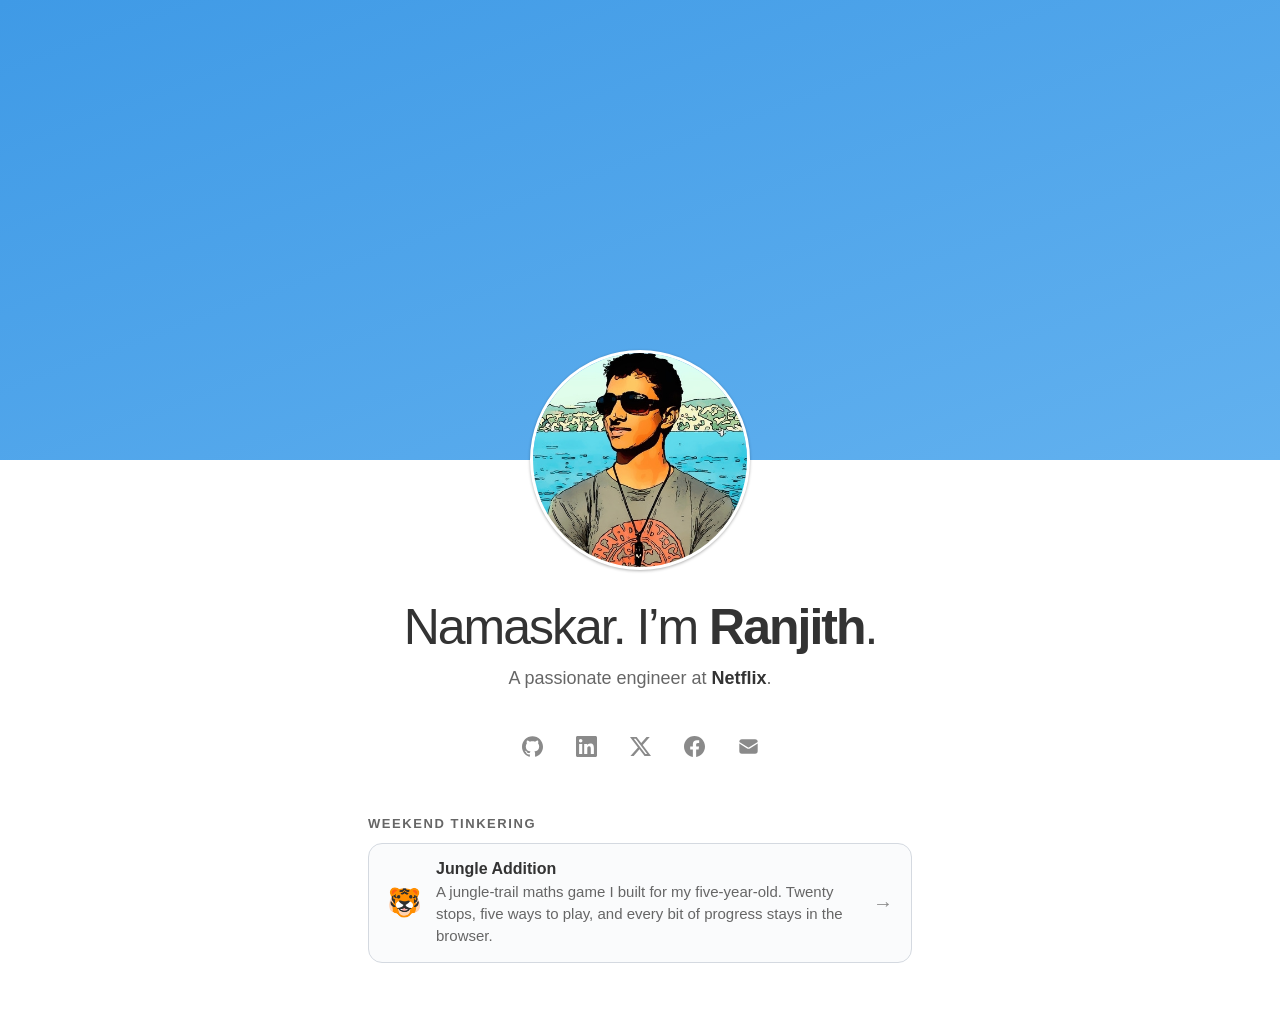
<file: index.html>
<!DOCTYPE html>
<html lang="en">
<head>
	<meta charset="utf-8" />
	<meta name="viewport" content="width=device-width, initial-scale=1" />

	<title>Ranjith Kumar Shetty</title>
	<meta name="description" content="A passionate engineer at Netflix." />
	<!-- Matches the band's top color: browser chrome abuts the band, not the body. -->
	<meta name="theme-color" content="#3f9ae6" media="(prefers-color-scheme: light)" />
	<meta name="theme-color" content="#1c5289" media="(prefers-color-scheme: dark)" />

	<link rel="canonical" href="https://ranjithkumarshetty.github.io/" />
	<link rel="shortcut icon" href="content/images/2014/Oct/favicon.ico" />

	<meta property="og:type" content="profile" />
	<meta property="og:url" content="https://ranjithkumarshetty.github.io/" />
	<meta property="og:title" content="Ranjith Kumar Shetty" />
	<meta property="og:description" content="A passionate engineer at Netflix." />
	<meta property="og:image" content="https://ranjithkumarshetty.github.io/content/images/2014/Oct/self.jpg" />

	<meta name="twitter:card" content="summary" />
	<meta name="twitter:site" content="@ranjithshetty" />
	<meta name="twitter:creator" content="@ranjithshetty" />
	<meta name="twitter:title" content="Ranjith Kumar Shetty" />
	<meta name="twitter:description" content="A passionate engineer at Netflix." />
	<meta name="twitter:image" content="https://ranjithkumarshetty.github.io/content/images/2014/Oct/self.jpg" />

	<style>
		:root {
			color-scheme: light dark;

			--photo-size: 220px;

			--bg:         #ffffff;
			--fg:         #333333;
			--muted:      #666666;
			--icon:       #8a8a8a;
			--icon-hover: #333333;
			--band-top:   #3f9ae6;
			--band-bot:   #62b1ef;
			--ring:       #1f6fc4;
			--photo-edge: #ffffff;
			--photo-glow: rgba(0, 0, 0, .3);
			--card:       #fafbfc;
			--card-edge:  #d4d9e0;
		}

		@media (prefers-color-scheme: dark) {
			:root {
				--bg:         #12151a;
				--fg:         #e8ebf0;
				--muted:      #9aa4b2;
				--icon:       #7e8896;
				--icon-hover: #e8ebf0;
				--band-top:   #1c5289;
				--band-bot:   #2b6ba8;
				--ring:       #7cb4ff;
				--photo-edge: #12151a;
				--photo-glow: rgba(0, 0, 0, .6);
				--card:       #171b21;
				--card-edge:  #333b47;
			}
		}

		* { box-sizing: border-box; }

		html { -webkit-text-size-adjust: 100%; }

		body {
			margin: 0;
			background: var(--bg);
			color: var(--fg);
			font-family: -apple-system, BlinkMacSystemFont, "Segoe UI", Roboto,
			             "Helvetica Neue", Arial, sans-serif;
			-webkit-font-smoothing: antialiased;
			text-rendering: optimizeLegibility;
		}

		/* Saturated band ending on a hard edge against --bg, mirroring the
		   original wallpaper-over-white split. Replaces the parallax image. */
		.band {
			height: 52vh;
			min-height: 260px;
			max-height: 460px;
			background: linear-gradient(160deg, var(--band-top), var(--band-bot));
		}

		.card {
			display: flex;
			flex-direction: column;
			align-items: center;
			text-align: center;
			padding: 0 24px 64px;
			margin-top: calc(var(--photo-size) / -2);
		}

		.photo {
			width: var(--photo-size);
			height: var(--photo-size);
			border-radius: 50%;
			object-fit: cover;
			border: 3px solid var(--photo-edge);
			background: var(--photo-edge);
			box-shadow: 0 1px 3px var(--photo-glow);
		}

		.name,
		.role {
			max-width: 34rem;
			overflow-wrap: break-word;
		}

		/* Light, tightly-tracked display type with a bold name — the original
		   header's defining treatment. */
		.name {
			margin: 30px 0 0;
			font-size: clamp(2rem, 5.6vw, 3.125rem);
			font-weight: 200;
			letter-spacing: -.04em;
			line-height: 1.1;
		}

		.name strong { font-weight: 700; }

		.role {
			margin: 10px 0 0;
			font-size: 1.125rem;
			font-weight: 400;
			line-height: 1.5;
			color: var(--muted);
		}

		.role strong {
			font-weight: 600;
			color: var(--fg);
		}

		.links {
			display: flex;
			gap: 10px;
			margin-top: 32px;
		}

		.links a {
			display: flex;
			align-items: center;
			justify-content: center;
			width: 44px;
			height: 44px;
			border-radius: 50%;
			color: var(--icon);
			transition: color .15s ease, transform .15s ease;
		}

		.links a:hover,
		.links a:focus-visible {
			color: var(--icon-hover);
			transform: translateY(-2px);
		}

		.links a:focus-visible {
			outline: 2px solid var(--ring);
			outline-offset: 2px;
		}

		.links svg {
			width: 21px;
			height: 21px;
			fill: currentColor;
		}

		/* Things built for fun. A column, so the next one just slots in under
		   this one without touching the layout. */
		.side {
			display: flex;
			flex-direction: column;
			gap: 12px;
			width: 100%;
			max-width: 34rem;
			margin-top: 48px;
			text-align: left;
		}

		.side-title {
			margin: 0;
			font-size: .8125rem;
			font-weight: 600;
			letter-spacing: .12em;
			text-transform: uppercase;
			color: var(--muted);
		}

		.project {
			display: flex;
			align-items: center;
			gap: 14px;
			padding: 16px 18px;
			border: 1px solid var(--card-edge);
			border-radius: 14px;
			background: var(--card);
			color: inherit;
			text-decoration: none;
			transition: border-color .15s ease, transform .15s ease;
		}

		.project:hover,
		.project:focus-visible {
			border-color: var(--ring);
			transform: translateY(-2px);
		}

		.project:focus-visible {
			outline: 2px solid var(--ring);
			outline-offset: 2px;
		}

		.project-emoji {
			font-size: 1.75rem;
			line-height: 1;
		}

		.project-body {
			display: flex;
			flex-direction: column;
			gap: 3px;
		}

		.project-name { font-weight: 600; }

		.project-note {
			font-size: .9375rem;
			line-height: 1.45;
			color: var(--muted);
		}

		.project-go {
			margin-left: auto;
			color: var(--icon);
			font-size: 1.25rem;
		}

		.project:hover .project-go,
		.project:focus-visible .project-go { color: var(--icon-hover); }

		@media (max-width: 560px) {
			:root { --photo-size: 150px; }
			.band { min-height: 200px; }
			.role { font-size: 1rem; }
			.side { margin-top: 36px; }
		}

		/* Landscape phones and short windows: the width query can't reach them
		   (a 844x390 phone is 844 wide), so shrink on height instead. */
		@media (max-height: 560px) {
			:root { --photo-size: 120px; }
			.band { height: 34vh; min-height: 110px; }
			.name { margin-top: 20px; font-size: clamp(1.75rem, 4vw, 2.25rem); }
			.links { margin-top: 20px; }
			.card { padding-bottom: 32px; }
			.side { margin-top: 28px; }
		}

		@media (prefers-reduced-motion: reduce) {
			.links a,
			.project { transition: none; }
			.links a:hover,
			.links a:focus-visible,
			.project:hover,
			.project:focus-visible { transform: none; }
		}
	</style>
</head>
<body>
	<div class="band"></div>

	<main class="card">
		<img class="photo" src="content/images/2014/Oct/self.jpg"
		     width="220" height="220" alt="Ranjith Kumar Shetty" />

		<h1 class="name">Namaskar. I&rsquo;m <strong>Ranjith</strong>.</h1>
		<p class="role">A passionate engineer at <strong>Netflix</strong>.</p>

		<nav class="links" aria-label="Elsewhere">
			<a href="https://github.com/ranjithkumarshetty" aria-label="GitHub" rel="me noopener" target="_blank">
				<svg viewBox="0 0 24 24" aria-hidden="true" focusable="false"><path d="M12 .297c-6.63 0-12 5.373-12 12 0 5.303 3.438 9.8 8.205 11.385.6.113.82-.258.82-.577 0-.285-.01-1.04-.015-2.04-3.338.724-4.042-1.61-4.042-1.61C4.422 18.07 3.633 17.7 3.633 17.7c-1.087-.744.084-.729.084-.729 1.205.084 1.838 1.236 1.838 1.236 1.07 1.835 2.809 1.305 3.495.998.108-.776.417-1.305.76-1.605-2.665-.3-5.466-1.332-5.466-5.93 0-1.31.465-2.38 1.235-3.22-.135-.303-.54-1.523.105-3.176 0 0 1.005-.322 3.3 1.23.96-.267 1.98-.399 3-.405 1.02.006 2.04.138 3 .405 2.28-1.552 3.285-1.23 3.285-1.23.645 1.653.24 2.873.12 3.176.765.84 1.23 1.91 1.23 3.22 0 4.61-2.805 5.625-5.475 5.92.42.36.81 1.096.81 2.22 0 1.606-.015 2.896-.015 3.286 0 .315.21.69.825.57C20.565 22.092 24 17.592 24 12.297c0-6.627-5.373-12-12-12Z"/></svg>
			</a>
			<a href="https://linkedin.com/in/ranjithkumarshetty" aria-label="LinkedIn" rel="me noopener" target="_blank">
				<svg viewBox="0 0 24 24" aria-hidden="true" focusable="false"><path d="M20.447 20.452h-3.554v-5.569c0-1.328-.027-3.037-1.852-3.037-1.853 0-2.136 1.445-2.136 2.939v5.667H9.351V9h3.414v1.561h.046c.477-.9 1.637-1.85 3.37-1.85 3.601 0 4.267 2.37 4.267 5.455v6.286ZM5.337 7.433a2.062 2.062 0 1 1 0-4.124 2.062 2.062 0 0 1 0 4.124Zm1.782 13.019H3.555V9h3.564v11.452ZM22.225 0H1.771C.792 0 0 .774 0 1.729v20.542C0 23.227.792 24 1.771 24h20.451C23.2 24 24 23.227 24 22.271V1.729C24 .774 23.2 0 22.222 0h.003Z"/></svg>
			</a>
			<a href="https://x.com/ranjithshetty" aria-label="X" rel="me noopener" target="_blank">
				<svg viewBox="0 0 24 24" aria-hidden="true" focusable="false"><path d="M18.901 1.153h3.68l-8.04 9.19L24 22.846h-7.406l-5.8-7.584-6.638 7.584H.474l8.6-9.83L0 1.154h7.594l5.243 6.932 6.064-6.933Zm-1.291 19.49h2.039L6.486 3.24H4.298l13.312 17.403Z"/></svg>
			</a>
			<a href="https://www.facebook.com/ranjith.kumar.shetty" aria-label="Facebook" rel="me noopener" target="_blank">
				<svg viewBox="0 0 24 24" aria-hidden="true" focusable="false"><path d="M24 12.073C24 5.405 18.627 0 12 0S0 5.405 0 12.073C0 18.1 4.388 23.094 10.125 24v-8.437H7.078v-3.49h3.047V9.412c0-3.026 1.792-4.697 4.533-4.697 1.313 0 2.686.236 2.686.236v2.971H15.83c-1.491 0-1.956.931-1.956 1.887v2.265h3.328l-.532 3.49h-2.796V24C19.612 23.094 24 18.1 24 12.073Z"/></svg>
			</a>
			<a href="mailto:ranjithisat@gmail.com" aria-label="Email">
				<svg viewBox="0 0 24 24" aria-hidden="true" focusable="false"><path d="M1.5 8.67v8.58a3 3 0 0 0 3 3h15a3 3 0 0 0 3-3V8.67l-8.928 5.493a3 3 0 0 1-3.144 0L1.5 8.67Z"/><path d="M22.5 6.908V6.75a3 3 0 0 0-3-3h-15a3 3 0 0 0-3 3v.158l9.714 5.978a1.5 1.5 0 0 0 1.572 0L22.5 6.908Z"/></svg>
			</a>
		</nav>

		<section class="side" aria-labelledby="side-title">
			<h2 id="side-title" class="side-title">Weekend tinkering</h2>

			<a class="project" href="projects/jungle-addition/">
				<span class="project-emoji" aria-hidden="true">🐯</span>
				<span class="project-body">
					<strong class="project-name">Jungle Addition</strong>
					<span class="project-note">A jungle-trail maths game I built for my five-year-old.
					Twenty stops, five ways to play, and every bit of progress stays in the browser.</span>
				</span>
				<span class="project-go" aria-hidden="true">&rarr;</span>
			</a>
		</section>
	</main>
</body>
</html>
</file>
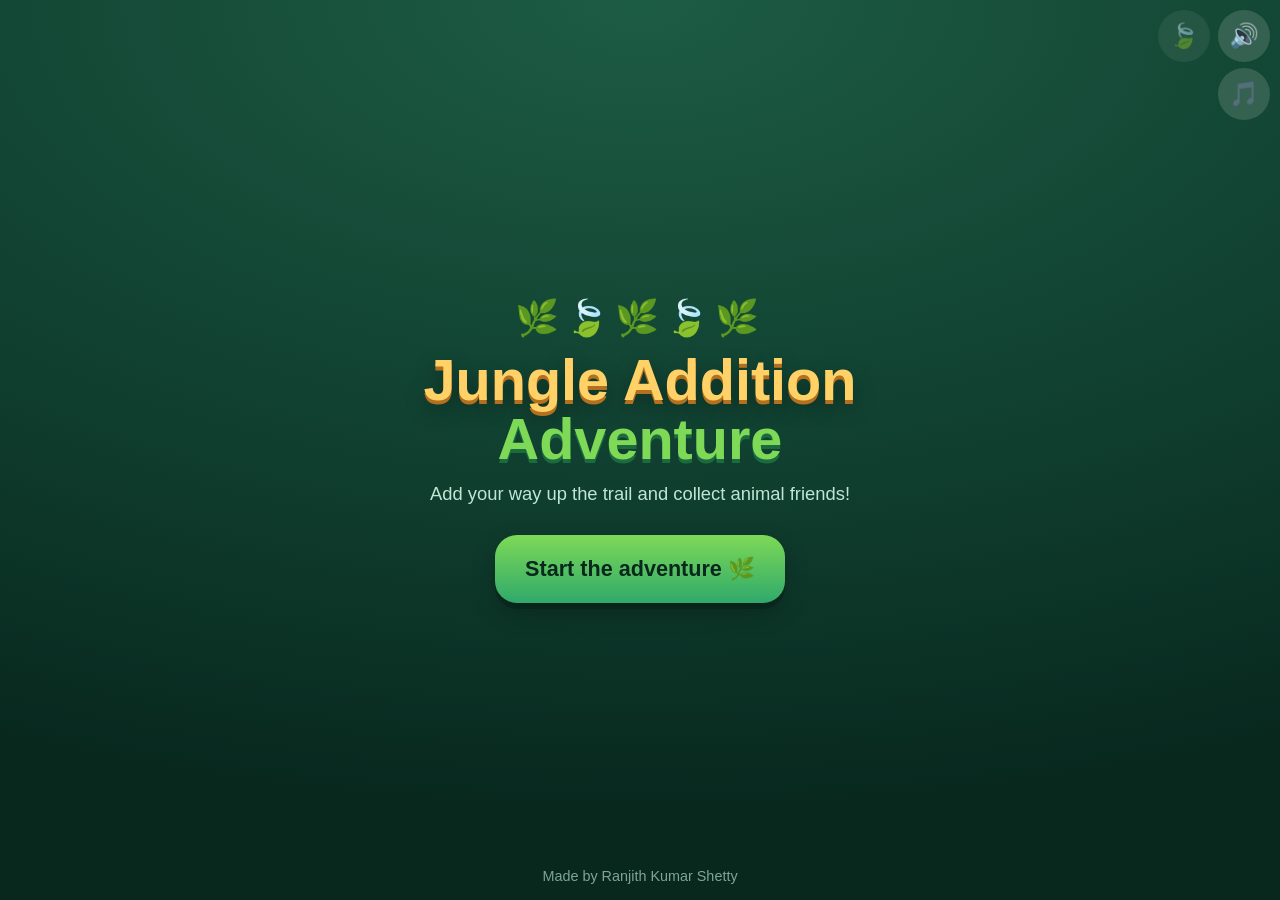
<file: projects/jungle-addition/index.html>
<!DOCTYPE html>
<html lang="en">
<head>
  <meta charset="utf-8">
  <meta name="viewport" content="width=device-width, initial-scale=1, maximum-scale=1, user-scalable=no, viewport-fit=cover">
  <meta name="apple-mobile-web-app-capable" content="yes">
  <title>Jungle Addition Adventure</title>
  <meta name="description" content="A jungle-trail addition game for young children: twenty stops, five ways to play, no accounts and nothing sent anywhere.">
  <meta property="og:type" content="website">
  <meta property="og:title" content="Jungle Addition Adventure">
  <meta property="og:description" content="A jungle-trail addition game for young children: twenty stops, five ways to play, no accounts and nothing sent anywhere.">
  <meta property="og:url" content="https://ranjithkumarshetty.github.io/projects/jungle-addition/">
  <link rel="stylesheet" href="css/styles.css">
  <link rel="icon" href="data:image/svg+xml,<svg xmlns='http://www.w3.org/2000/svg' viewBox='0 0 16 16'><text y='14' font-size='14'>🐯</text></svg>">

  <!-- Runs before anything else: marks that scripts execute at all, and puts any
       load-time failure on the screen. Silent breakage is impossible to debug on
       a tablet with no console. -->
  <script>
    document.documentElement.className += ' js';

    window.reportProblem = function (message) {
      var banner = document.getElementById('boot-problem');
      if (!banner) {
        banner = document.createElement('pre');
        banner.id = 'boot-problem';
        banner.className = 'boot-problem';
        (document.body || document.documentElement).appendChild(banner);
      }
      banner.textContent += message + '\n';
    };

    window.addEventListener('error', function (event) {
      var where = (event.filename || '').split('/').pop();
      window.reportProblem(event.message + (where ? ' — ' + where + ':' + event.lineno : ''));
    });

    window.addEventListener('load', function () {
      if (!window.Main) window.reportProblem('scripts did not finish loading');
    });
  </script>
</head>
<body>

  <!-- Screens ------------------------------------------------------------- -->

  <section id="screen-start" class="screen active">
    <div class="start-card">
      <div class="start-vines" aria-hidden="true">🌿🍃🌿🍃🌿</div>
      <h1>Jungle Addition<span>Adventure</span></h1>
      <p class="start-blurb">Add your way up the trail and collect animal friends!</p>
      <button id="btn-start" class="big-button" type="button">Start the adventure 🌿</button>
      <p id="no-js" class="no-js-note">
        ⚠️ This viewer has JavaScript switched off, so the game cannot run here.
        Open the file in Safari instead.
      </p>
    </div>
    <!-- Hosted, this page is reachable from a shared link with no other way out.
         Absolute rather than relative so the AirDropped single file, which has no
         parent directory to climb to, still points somewhere real. -->
    <a class="start-home" href="https://ranjithkumarshetty.github.io/">Made by Ranjith Kumar Shetty</a>
  </section>

  <section id="screen-setup" class="screen">
    <main id="setup-body" class="setup-body"></main>
  </section>

  <section id="screen-map" class="screen">
    <header class="map-header">
      <button id="btn-profile" class="profile-chip" type="button"
              aria-label="Open your explorer card">
        <span id="profile-chip-cub" class="chip-cub" aria-hidden="true"></span>
        <span class="chip-text">
          <strong id="stage-label" class="stage-label">Cub</strong>
          <span id="chip-counts" class="chip-counts"></span>
        </span>
        <span class="chip-more" aria-hidden="true">›</span>
      </button>
      <div id="parade" class="parade" aria-label="0 animal friends"></div>
    </header>
    <div class="trail-frame">
      <svg id="trail" class="trail-svg" viewBox="0 0 100 563" preserveAspectRatio="xMidYMin meet"
           role="group" aria-label="Jungle trail with twenty stops"></svg>
    </div>
  </section>

  <section id="screen-profile" class="screen">
    <header class="level-bar">
      <button id="btn-profile-back" class="icon-btn" type="button" aria-label="Back to the map">←</button>
      <div class="level-title">
        <span class="level-stop">Explorer card</span>
        <span class="level-name">Everything you have won</span>
      </div>
    </header>
    <main id="profile-body" class="profile-body"></main>
  </section>

  <section id="screen-level" class="screen">
    <header class="level-bar">
      <button id="btn-back" class="icon-btn" type="button" aria-label="Back to the map">←</button>
      <div class="level-title">
        <span id="level-stop" class="level-stop">Stop 1</span>
        <span id="level-name" class="level-name">Riverbank Steps</span>
      </div>
      <div id="level-pips" class="pips" aria-label="Progress through this stop"></div>
    </header>
    <div id="level-cub" class="level-cub" aria-hidden="true"></div>
    <div id="rescue-strip" class="rescue-strip" hidden></div>
    <main id="game-host" class="game-host"></main>
    <div class="swap-bar">
      <button id="btn-swap" class="swap-btn" type="button">
        <span aria-hidden="true">🔄</span>
        <span id="swap-label">Swap this question — 1 left</span>
      </button>
    </div>
  </section>

  <!-- Overlays ------------------------------------------------------------ -->

  <div id="overlay-clear" class="overlay">
    <div class="overlay-card">
      <h2 id="clear-title">Stop cleared!</h2>
      <div id="clear-friend" class="clear-friend">🦜</div>
      <div id="clear-stars" class="clear-stars">⭐⭐⭐</div>
      <p id="clear-note" class="clear-note">A new friend joined your parade!</p>
      <p id="clear-score" class="clear-score">🏅 0 points</p>
      <div class="overlay-buttons">
        <button id="btn-clear-next" class="big-button" type="button">Next stop →</button>
        <button id="btn-clear-share" class="ghost-button" type="button">Share this stop 📣</button>
        <button id="btn-clear-map" class="ghost-button" type="button">Back to the map</button>
      </div>
      <p id="clear-share-note" class="save-note" role="status" aria-live="polite"></p>
    </div>
  </div>

  <div id="overlay-region" class="overlay overlay-big">
    <div class="overlay-card">
      <h2 id="region-title">Riverbank conquered!</h2>
      <div id="region-cub" class="region-cub"></div>
      <p id="region-note" class="clear-note">You are now an Explorer!</p>
      <div class="overlay-buttons">
        <button id="btn-region-onward" class="big-button" type="button">Onward! 🎉</button>
      </div>
    </div>
  </div>

  <div id="overlay-grownup" class="overlay">
    <div class="overlay-card grownup-card">
      <h2>Grown-up corner</h2>
      <div id="grownup-stats" class="grownup-stats"></div>
      <div id="grownup-facts" class="grownup-facts"></div>
      <div class="grownup-save">
        <h3>Keep a copy</h3>
        <p>Progress lives in this browser only, and Safari clears it after about
           a week away. Save a file now and you can pour it back in later, or onto
           another device.</p>
        <div class="save-row">
          <button id="btn-grownup-save" class="ghost-button" type="button">Save a copy</button>
          <label class="ghost-button" for="input-grownup-restore">Restore a copy</label>
          <input id="input-grownup-restore" class="visually-hidden" type="file" accept="application/json,.json">
        </div>
        <p id="grownup-save-note" class="save-note" role="status" aria-live="polite"></p>
      </div>
      <div class="overlay-buttons">
        <button id="btn-grownup-close" class="big-button" type="button">Done</button>
        <button id="btn-grownup-reset" class="ghost-button danger" type="button">Reset progress</button>
      </div>
    </div>
  </div>

  <!-- Persistent chrome and effect layers --------------------------------- -->

  <button id="btn-mute" class="corner-button mute" type="button" aria-label="Turn sound off">🔊</button>
  <button id="btn-music" class="corner-button music" type="button" aria-label="Turn music off">🎵</button>
  <button id="grownup-leaf" class="corner-button leaf" type="button"
          aria-label="Grown-up corner — press and hold">🍃</button>

  <div id="badge-pop" class="badge-pop" role="status" aria-live="polite" hidden></div>

  <canvas id="confetti" class="effect-layer" aria-hidden="true"></canvas>
  <div id="balloons" class="effect-layer" aria-hidden="true"></div>

  <!-- Load order matters: plain scripts, no modules, so file:// just works. -->
  <script src="js/verify.js"></script>
  <script src="js/facts.js"></script>
  <script src="js/progress.js"></script>
  <script src="js/score.js"></script>
  <script src="js/share.js"></script>
  <script src="js/audio.js"></script>
  <script src="js/character.js"></script>
  <script src="js/celebrate.js"></script>
  <script src="js/badges.js"></script>
  <script src="js/route.js"></script>
  <script src="js/build.js"></script>
  <script src="js/balance.js"></script>
  <script src="js/rescue.js"></script>
  <script src="js/games.js"></script>
  <script src="js/map.js"></script>
  <script src="js/profile.js"></script>
  <script src="js/setup.js"></script>
  <script src="js/main.js"></script>
</body>
</html>
</file>
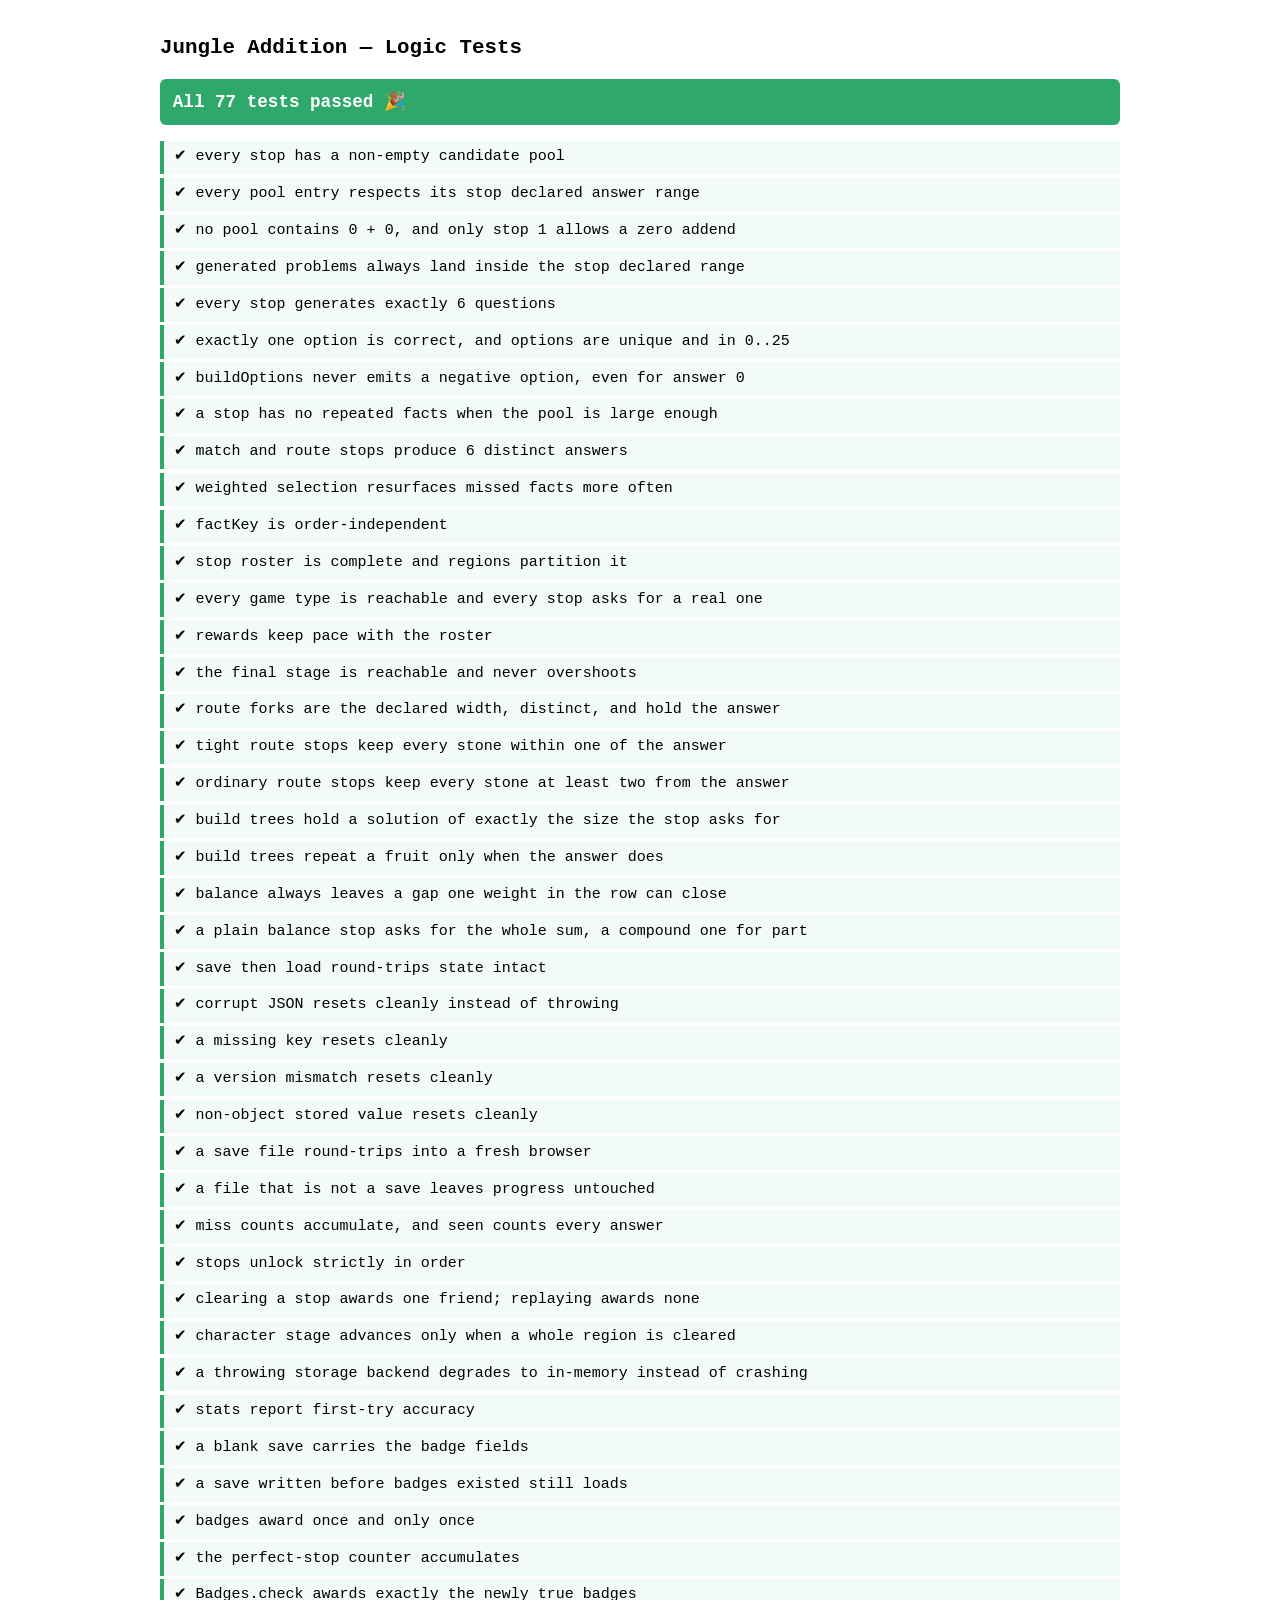
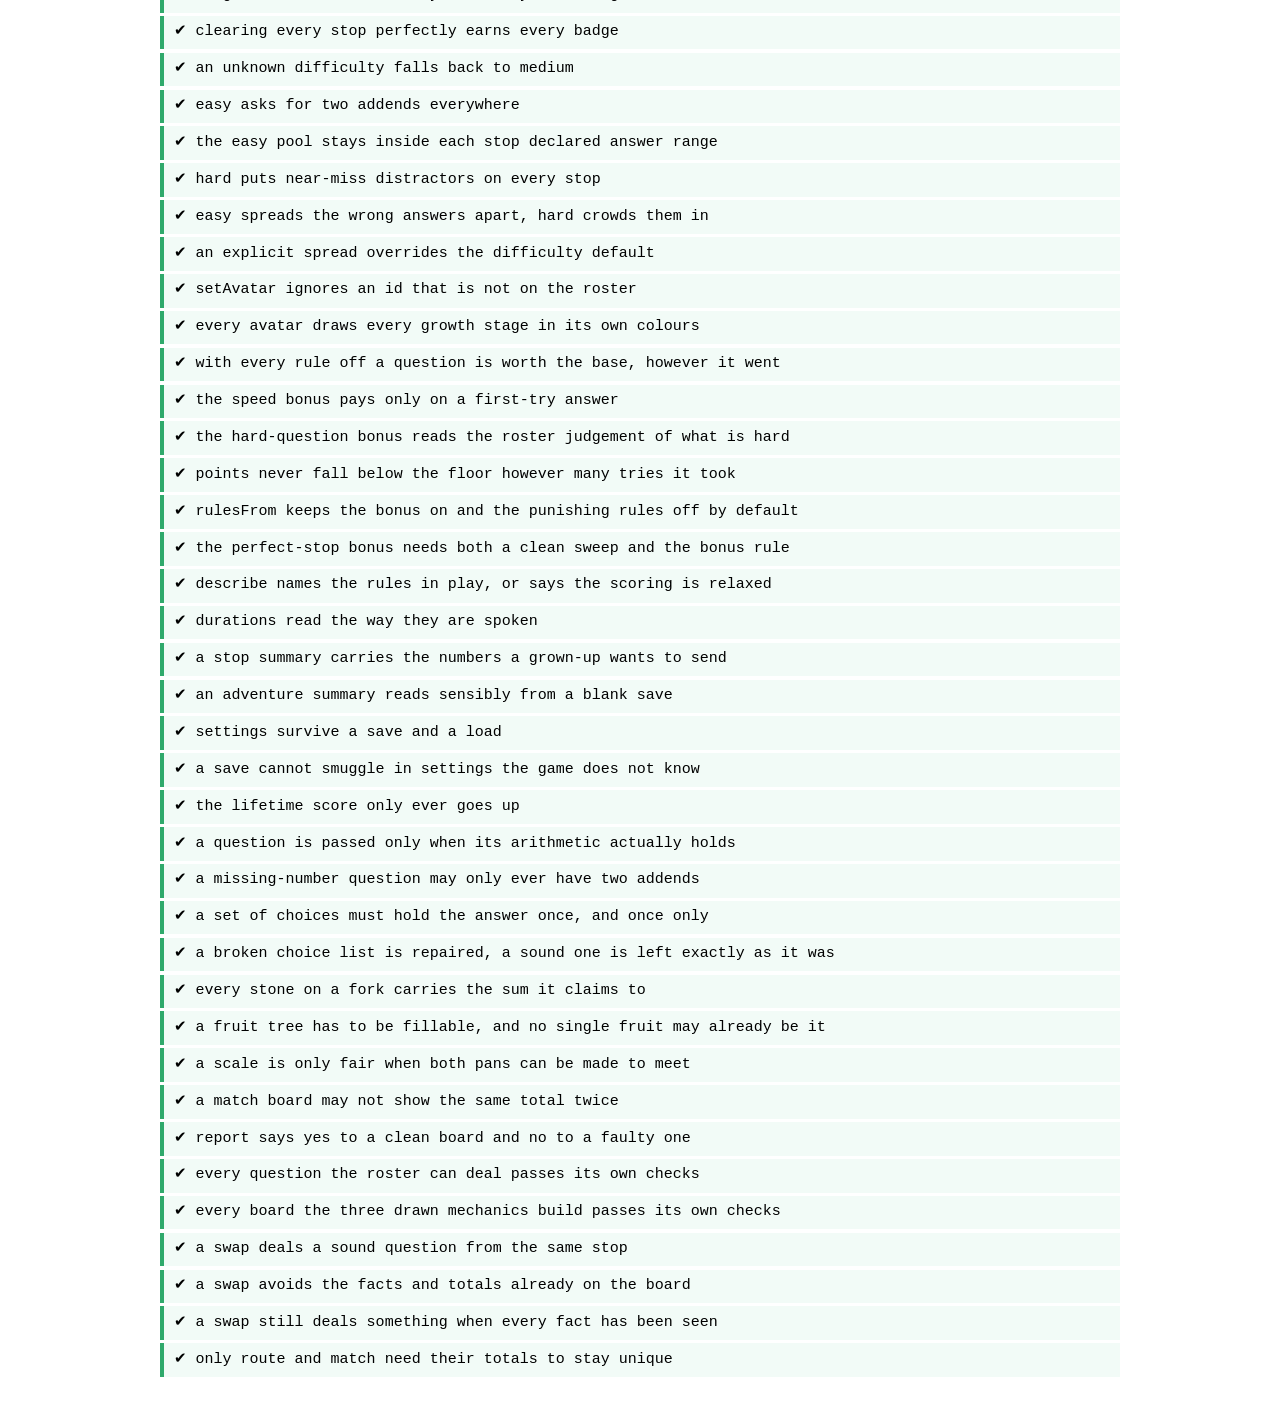
<file: projects/jungle-addition/tests.html>
<!DOCTYPE html>
<html lang="en">
<head>
<meta charset="utf-8">
<title>Jungle Addition — Logic Tests</title>
<style>
  body { font: 15px/1.5 ui-monospace, Menlo, Consolas, monospace; margin: 2rem auto; max-width: 60rem; padding: 0 1rem; }
  h1 { font-size: 1.3rem; }
  .case { padding: .35rem .6rem; border-left: 4px solid #ccc; margin: .2rem 0; }
  .pass { border-color: #2fa96b; background: #f2fbf7; }
  .fail { border-color: #e2483d; background: #fdf2f1; }
  .fail .why { color: #b3271d; display: block; padding-left: 1.5rem; }
  #summary { font-size: 1.1rem; font-weight: 700; margin: 1rem 0; padding: .6rem .8rem; border-radius: 6px; }
  #summary.ok { background: #2fa96b; color: #fff; }
  #summary.bad { background: #e2483d; color: #fff; }
</style>
</head>
<body>
<h1>Jungle Addition — Logic Tests</h1>
<div id="summary">running…</div>
<div id="out"></div>

<!-- Only the modules with no DOM dependency. The tests themselves live in
     tests/suite.js so `node tools/run-tests.js` runs the very same ones. -->
<script src="js/verify.js"></script>
<script src="js/facts.js"></script>
<script src="js/progress.js"></script>
<script src="js/score.js"></script>
<script src="js/share.js"></script>
<script src="js/character.js"></script>
<script src="js/route.js"></script>
<script src="js/build.js"></script>
<script src="js/balance.js"></script>
<script src="js/badges.js"></script>
<script src="tests/suite.js"></script>
<script>
/* ---- tiny assert harness ------------------------------------------------ */
(function () {
  'use strict';
  const out = document.getElementById('out');
  let passed = 0, failed = 0;

  function test(name, fn) {
    try {
      fn();
      passed++;
      out.insertAdjacentHTML('beforeend', `<div class="case pass">✔ ${name}</div>`);
    } catch (err) {
      failed++;
      out.insertAdjacentHTML('beforeend',
        `<div class="case fail">✘ ${name}<span class="why">${err.message}</span></div>`);
    }
  }
  function ok(cond, msg) { if (!cond) throw new Error(msg || 'expected truthy'); }
  function eq(actual, expected, msg) {
    const a = JSON.stringify(actual), e = JSON.stringify(expected);
    if (a !== e) throw new Error(`${msg ? msg + ': ' : ''}expected ${e}, got ${a}`);
  }

  TestSuite({ test, ok, eq });

  /* ---- summary ---------------------------------------------------------- */
  const summary = document.getElementById('summary');
  summary.textContent = failed === 0
    ? `All ${passed} tests passed 🎉`
    : `${failed} failed, ${passed} passed`;
  summary.className = failed === 0 ? 'ok' : 'bad';

  // Leave real progress untouched after a test run.
  Progress.__test.useStorage(null);
})();
</script>
</body>
</html>
</file>
<file: projects/jungle-addition/css/styles.css>
/* styles.css — jungle palette, fat tap targets, everything in one place. */

:root {
  --deep:    #0f3d2e;
  --jungle:  #1b6b4a;
  --leaf:    #2fa96b;
  --lime:    #7ed957;
  --mist:    #bfe6d4;
  --banana:  #ffd166;
  --orange:  #ff9f45;
  --coral:   #ff6b6b;
  --cream:   #fffdf5;
  --bark:    #7a5230;

  --tap: 68px;
  --radius: 22px;
  --shadow: 0 6px 0 rgba(0, 0, 0, .18), 0 10px 24px rgba(0, 0, 0, .22);

  --font: -apple-system, BlinkMacSystemFont, 'SF Pro Rounded', 'Segoe UI Variable',
          'Segoe UI', Roboto, 'Helvetica Neue', Arial, sans-serif;
}

* { box-sizing: border-box; -webkit-tap-highlight-color: transparent; }

html, body {
  height: 100%;
  margin: 0;
  overflow: hidden;
  font-family: var(--font);
  color: var(--cream);
  background: radial-gradient(120% 90% at 50% 0%, #1d5c44 0%, var(--deep) 62%, #08281e 100%);
  -webkit-user-select: none;
  user-select: none;
  /* Without this, a long press on iOS raises the copy/share callout and eats the
     two-second hold that opens the grown-up corner. */
  -webkit-touch-callout: none;
  touch-action: manipulation;
}

button { font-family: inherit; cursor: pointer; border: none; }

/* ---- screens -------------------------------------------------------------- */

.screen {
  position: absolute;
  inset: 0;
  display: none;
  flex-direction: column;
  padding: env(safe-area-inset-top) env(safe-area-inset-right)
           env(safe-area-inset-bottom) env(safe-area-inset-left);
}
.screen.active { display: flex; animation: screen-in .3s ease-out; }

@keyframes screen-in { from { opacity: 0; transform: scale(.985); } to { opacity: 1; transform: none; } }

/* ---- buttons -------------------------------------------------------------- */

.big-button {
  min-height: var(--tap);
  padding: 16px 30px;
  border-radius: var(--radius);
  background: linear-gradient(180deg, var(--lime), var(--leaf));
  color: #08281e;
  font-size: 1.35rem;
  font-weight: 800;
  box-shadow: var(--shadow);
  transition: transform .1s ease, filter .15s ease;
}
.big-button:active { transform: translateY(4px); box-shadow: 0 2px 0 rgba(0,0,0,.18); }

.ghost-button {
  min-height: 52px;
  padding: 12px 24px;
  border-radius: 16px;
  background: rgba(255, 253, 245, .12);
  color: var(--mist);
  font-size: 1.05rem;
  font-weight: 700;
}
.ghost-button:active { background: rgba(255, 253, 245, .22); }
.ghost-button.danger { color: #ffc9c4; }

/* A <label> wears this too, to open a file picker without an ugly input. */
label.ghost-button {
  display: inline-flex;
  align-items: center;
  cursor: pointer;
}

/* Reachable by a screen reader, invisible on screen: the file input itself,
   which the label above stands in for. */
.visually-hidden {
  position: absolute;
  width: 1px;
  height: 1px;
  margin: -1px;
  padding: 0;
  overflow: hidden;
  clip: rect(0 0 0 0);
  white-space: nowrap;
  border: 0;
}

.icon-btn {
  width: 56px;
  height: 56px;
  flex: 0 0 56px;
  border-radius: 50%;
  background: rgba(255, 253, 245, .14);
  color: var(--cream);
  font-size: 1.7rem;
  line-height: 1;
}
.icon-btn:active { background: rgba(255, 253, 245, .28); }

/* ---- start screen --------------------------------------------------------- */

#screen-start { align-items: center; justify-content: center; text-align: center; }

.start-card { padding: 24px; max-width: 560px; }
.start-vines { font-size: 2.2rem; letter-spacing: 6px; animation: sway 4s ease-in-out infinite; }

h1 {
  margin: 12px 0 4px;
  font-size: clamp(2.4rem, 9vw, 3.6rem);
  line-height: 1.02;
  color: var(--banana);
  text-shadow: 0 4px 0 #b3701f, 0 8px 20px rgba(0,0,0,.35);
}
h1 span { display: block; color: var(--lime); text-shadow: 0 4px 0 #1c6b3f; }

.start-blurb { margin: 14px 0 30px; font-size: 1.15rem; color: var(--mist); }

/* Quiet, and out of the way of the one button a child is looking for. */
.start-home {
  position: absolute;
  left: 0;
  right: 0;
  bottom: calc(16px + env(safe-area-inset-bottom));
  color: var(--mist);
  opacity: .65;
  font-size: .9rem;
  text-decoration: none;
}
.start-home:hover, .start-home:focus-visible { opacity: 1; text-decoration: underline; }

@keyframes sway { 0%,100% { transform: rotate(-3deg); } 50% { transform: rotate(3deg); } }

/* ---- setup wizard ---------------------------------------------------------- */

/* Three questions, one screen each. The nav bar is pinned to the bottom so the
   "next" button lands under the same thumb every step, however tall the step is. */
.setup-body {
  flex: 1 1 auto;
  overflow-y: auto;
  -webkit-overflow-scrolling: touch;
  width: 100%;
  max-width: 560px;
  margin: 0 auto;
  padding: 22px 18px 18px;
  display: flex;
  flex-direction: column;
  gap: 14px;
}

.setup-step { flex: 1 1 auto; }
.setup-step h2 { margin: 0 0 4px; font-size: 1.5rem; color: var(--banana); }
.setup-note { margin: 0 0 14px; color: var(--mist); font-size: .92rem; line-height: 1.45; }

.setup-dots { display: flex; gap: 8px; justify-content: center; }
.setup-dot {
  width: 10px; height: 10px; border-radius: 50%;
  background: rgba(255, 253, 245, .22);
  transition: background .2s ease, transform .2s ease;
}
.setup-dot.on { background: var(--banana); transform: scale(1.3); }

.setup-nav { display: flex; gap: 10px; align-items: stretch; }
.setup-nav .big-button { flex: 1 1 auto; }

/* Same grid as the badges, sized for a face rather than an emoji. */
.avatar-grid {
  display: grid;
  grid-template-columns: repeat(auto-fill, minmax(104px, 1fr));
  gap: 10px;
}

.avatar-option {
  display: flex; flex-direction: column; align-items: center; gap: 4px;
  padding: 10px 6px;
  border-radius: 18px;
  background: rgba(255, 253, 245, .1);
  transition: background .15s ease, transform .1s ease;
}
.avatar-option:active { transform: translateY(2px); }
.avatar-option.selected {
  background: rgba(126, 217, 87, .2);
  box-shadow: inset 0 0 0 3px var(--lime);
}

.avatar-svg { width: 72px; height: 72px; }
.avatar-name { font-size: .88rem; font-weight: 800; color: var(--cream); }

/* One row per choice, whether it toggles (points) or picks (difficulty). */
.choice-list { display: flex; flex-direction: column; gap: 10px; }

.choice-row {
  display: flex; align-items: center; gap: 12px;
  min-height: var(--tap);
  padding: 12px 14px;
  border-radius: 18px;
  background: rgba(255, 253, 245, .1);
  text-align: left;
  transition: background .15s ease, transform .1s ease;
}
.choice-row:active { transform: translateY(2px); }
.choice-row.selected { background: rgba(126, 217, 87, .18); box-shadow: inset 0 0 0 2px rgba(126, 217, 87, .55); }

.choice-emoji { flex: 0 0 auto; font-size: 1.8rem; line-height: 1; }
.choice-text { flex: 1 1 auto; display: flex; flex-direction: column; gap: 2px; min-width: 0; }
.choice-text strong { font-size: 1.05rem; color: var(--cream); }
.choice-text span { font-size: .8rem; font-weight: 600; color: var(--mist); line-height: 1.35; }
.choice-mark { flex: 0 0 22px; font-size: 1.4rem; font-weight: 800; color: var(--lime); text-align: center; }

/* A switch rather than a tick: these four are on-or-off, not one-of-three. */
.choice-switch {
  flex: 0 0 auto;
  position: relative;
  width: 52px; height: 30px;
  border-radius: 999px;
  background: rgba(255, 253, 245, .2);
  transition: background .2s ease;
}
.choice-switch::after {
  content: '';
  position: absolute;
  top: 3px; left: 3px;
  width: 24px; height: 24px;
  border-radius: 50%;
  background: var(--cream);
  transition: transform .2s ease;
}
.choice-switch.on { background: var(--lime); }
.choice-switch.on::after { transform: translateX(22px); }

/* ---- map screen ----------------------------------------------------------- */

.map-header {
  flex: 0 0 auto;
  display: flex;
  flex-direction: column;
  align-items: center;
  gap: 6px;
  padding: 12px 78px 8px;
  text-align: center;
}

.parade { min-height: 42px; font-size: 1.9rem; line-height: 1; letter-spacing: 1px; }
.friend { display: inline-block; animation: bob 2.6s ease-in-out infinite; }

@keyframes bob { 0%,100% { transform: translateY(0) rotate(-4deg); } 50% { transform: translateY(-7px) rotate(4deg); } }

.stage-label {
  font-size: .95rem;
  font-weight: 700;
  color: var(--banana);
  letter-spacing: .5px;
}

/* The door to the explorer card. It looks pressable and carries the three live
   counts, so the numbers worth chasing are on screen the whole time. */
.profile-chip {
  display: flex;
  align-items: center;
  gap: 10px;
  max-width: 100%;
  padding: 6px 12px 6px 8px;
  border-radius: 999px;
  background: rgba(255, 253, 245, .12);
  color: var(--cream);
  text-align: left;
  transition: background .15s ease, transform .1s ease;
}
.profile-chip:active { background: rgba(255, 253, 245, .26); transform: translateY(2px); }

.chip-cub { flex: 0 0 auto; width: 42px; height: 42px; display: flex; }
.chip-cub .character-svg { width: 100%; height: 100%; }

.chip-text { display: flex; flex-direction: column; gap: 2px; min-width: 0; }
.chip-counts { display: flex; gap: 10px; font-size: .78rem; font-weight: 700; color: var(--mist); }
.chip-counts .count { white-space: nowrap; }
.chip-counts i { font-style: normal; opacity: .55; }

.chip-more { flex: 0 0 auto; font-size: 1.6rem; font-weight: 800; line-height: 1; color: var(--banana); }

.trail-frame {
  flex: 1 1 auto;
  overflow-y: auto;
  overflow-x: hidden;
  -webkit-overflow-scrolling: touch;
  display: flex;
  justify-content: center;
}

.trail-svg { width: min(100%, 460px); height: auto; display: block; }

/* map bands */
.map-band rect { fill: rgba(255, 255, 255, .035); }
.band-1 rect { fill: rgba(255, 255, 255, .06); }
.band-2 rect { fill: rgba(191, 230, 212, .1); }
.band-cleared rect { fill: rgba(126, 217, 87, .13); }

.band-label {
  font-size: 5px;
  font-weight: 700;
  fill: rgba(255, 253, 245, .55);
  font-family: var(--font);
}
.band-cleared .band-label { fill: var(--lime); }

/* scenery */
.peak { fill: #35576b; }
.peak-far { fill: #2a475a; }
.tree circle { fill: var(--jungle); }
.tree rect { fill: var(--bark); }
.river { fill: #2d7f9d; opacity: .55; }

/* trail */
.trail { fill: none; stroke-linecap: round; }
.trail-base { stroke: #6a4a2c; stroke-width: 6; opacity: .85; }
.trail-dots { stroke: rgba(255, 253, 245, .35); stroke-width: 1.6; stroke-dasharray: 0.1 5; }
.trail-walked { stroke: var(--lime); stroke-width: 3.2; opacity: .9; }

/* stops */
.map-node { cursor: pointer; }
.node-disc { fill: var(--banana); stroke: #b3701f; stroke-width: 1.6; }
.node-cleared .node-disc { fill: var(--lime); stroke: #2f7f3f; }
.node-locked .node-disc { fill: #4a5f56; stroke: #33443d; }
.node-locked { cursor: default; }

.node-number, .node-lock, .node-friend {
  text-anchor: middle;
  font-size: 8px;
  font-weight: 800;
  font-family: var(--font);
}
.node-number { fill: #7a4a10; }
.node-lock { font-size: 7px; }
.node-friend { font-size: 9px; }

.node-tick { fill: #2f7f3f; }
.node-tick-mark { text-anchor: middle; font-size: 3.6px; fill: #fff; font-weight: 800; }

.node-halo { fill: none; stroke: var(--banana); stroke-width: 1.4; opacity: .8; transform-origin: center;
             animation: halo 1.8s ease-in-out infinite; }
@keyframes halo { 0%,100% { r: 11; opacity: .75; } 50% { r: 14; opacity: .25; } }

.node-pop { animation: node-pop .6s ease-out; transform-box: fill-box; transform-origin: center; }
@keyframes node-pop { 0% { transform: scale(1); } 45% { transform: scale(1.28); } 100% { transform: scale(1); } }

.map-character { transition: transform 1s cubic-bezier(.4, 0, .2, 1); }
.map-character.walking .cub { animation: hop .3s ease-in-out 4; }
@keyframes hop { 0%,100% { transform: translateY(0); } 50% { transform: translateY(-6px); } }

/* ---- level screen --------------------------------------------------------- */

.level-bar {
  flex: 0 0 auto;
  display: flex;
  align-items: center;
  gap: 12px;
  padding: 10px 78px 10px 12px;
}

.level-title { flex: 1 1 auto; min-width: 0; line-height: 1.15; }
.level-stop { display: block; font-size: .8rem; color: var(--mist); font-weight: 700; }
.level-name { display: block; font-size: 1.15rem; font-weight: 800; color: var(--banana);
              white-space: nowrap; overflow: hidden; text-overflow: ellipsis; }

.pips { display: flex; gap: 7px; flex: 0 0 auto; }
.pip {
  width: 13px; height: 13px; border-radius: 50%;
  background: rgba(255, 253, 245, .2);
  transition: background .25s ease, transform .25s ease;
}
.pip-done { background: var(--lime); transform: scale(1.18); }

.level-cub { flex: 0 0 auto; height: 86px; display: flex; justify-content: center; }
.level-cub .character-svg { height: 100%; width: auto; }
.cub-cheer { animation: cheer .8s ease-out; }
@keyframes cheer {
  0% { transform: none; } 25% { transform: translateY(-14px) rotate(-8deg); }
  55% { transform: translateY(0) rotate(6deg); } 100% { transform: none; }
}

/* Three sizes of feeling. A right answer gets a hop, a streak gets the cheer
   above, and a wrong one gets a small shake of the head — never a slump, since
   the cub is on his side even when the sum is not. */
.cub-happy { animation: happy .7s ease-out; }
@keyframes happy {
  0% { transform: none; } 35% { transform: translateY(-9px) scale(1.05); }
  70% { transform: translateY(0) scale(.98); } 100% { transform: none; }
}

.cub-sad { animation: sad .6s ease-in-out; }
@keyframes sad {
  0%, 100% { transform: none; }
  20% { transform: translateX(-7px) rotate(-3deg); }
  50% { transform: translateX(6px) rotate(3deg); }
  80% { transform: translateX(-3px) rotate(-1deg); }
}

/* ---- save the puppy (a frame, not a game) ---------------------------------- */

/* Sits between the cub and whatever mechanic the stop uses. Deliberately short:
   it is a progress bar wearing a costume, and must never crowd out the sums. */
.rescue-strip { flex: 0 0 auto; width: 100%; padding: 2px 16px 6px; text-align: center; }
.rescue-strip[hidden] { display: none; }

.rescue-scene {
  position: relative;
  height: 96px;
  max-width: 300px;
  margin: 0 auto;
}

.rescue-puppy {
  position: absolute;
  top: 0;
  left: 50%;
  transform: translateX(-50%);
  font-size: 2rem;
  animation: bob 2.2s ease-in-out infinite;
}

/* The rungs stack downward from just under the ledge, so the ladder visibly
   grows toward the puppy as they are woven. */
.rescue-ladder {
  position: absolute;
  top: 30px;
  left: 50%;
  transform: translateX(-50%);
  display: flex;
  flex-direction: column-reverse;
  justify-content: flex-start;
  gap: 4px;
  height: 62px;
  width: 46px;
}

.rung {
  height: 6px;
  border-radius: 3px;
  background: rgba(255, 253, 245, .16);
  transition: background .3s ease, box-shadow .3s ease;
}
.rung.woven {
  background: linear-gradient(90deg, var(--leaf), var(--lime));
  box-shadow: 0 0 10px rgba(126, 217, 87, .5);
}

/* --climb runs 0 → 1 as rungs are woven; the climber rides it up the ladder. */
.rescue-climber {
  position: absolute;
  bottom: 0;
  left: 50%;
  font-size: 1.7rem;
  transform: translate(-50%, calc(var(--climb, 0) * -58px));
  transition: transform .45s cubic-bezier(.34, 1.4, .64, 1);
}

.rescue-scene.rescued .rescue-puppy { animation: cheer 1s ease-out 2; }
.rescue-scene.rescued .rescue-climber { transform: translate(-50%, -58px) rotate(-8deg); }

.rescue-line {
  margin: 2px 0 0;
  font-size: .9rem;
  font-weight: 700;
  color: var(--banana);
}

/* Centred while the board fits, scrollable from the top once it does not.
   `justify-content: center` would push the overflow above the scroll origin,
   hiding the question itself with no way to reach it; auto margins centre the
   same way without ever moving content out of reach. */
.game-host {
  flex: 1 1 auto;
  display: flex;
  flex-direction: column;
  align-items: center;
  justify-content: flex-start;
  gap: 18px;
  padding: 8px 16px 24px;
  overflow-y: auto;
  width: 100%;
}

.game-host > :first-child { margin-block-start: auto; }
.game-host > :last-child  { margin-block-end: auto; }

/* ---- swap this question --------------------------------------------------- */

/* Below the board, not in the level bar: the offer has to be readable to be
   understood, and the bar is already full of round icons whose meaning a
   five-year-old has to be told. It says how many are left because "one per
   stop" is only a rule if he can see it running out. */
.swap-bar {
  flex: 0 0 auto;
  display: flex;
  justify-content: center;
  padding: 0 16px calc(10px + env(safe-area-inset-bottom, 0px));
}

.swap-btn {
  display: flex;
  align-items: center;
  gap: 10px;
  min-height: 64px;
  padding: 0 22px;
  border-radius: 32px;
  background: rgba(255, 253, 245, .14);
  color: var(--cream);
  font-size: 1rem;
  font-weight: 700;
}

.swap-btn:active { background: rgba(255, 253, 245, .28); }

/* Spent, not gone: the button stays put so the rule stays visible. */
.swap-btn[disabled] { opacity: .45; }

/* A short landscape window: shrink the decoration, never the board. */
@media (max-height: 560px) {
  .level-cub { height: 54px; }
  .rescue-scene { height: 68px; }
  /* The pill keeps its 64px: a smaller tap target is the one thing a short
     window is not allowed to buy back. */
  .swap-bar { padding-bottom: 6px; }
}

/* ---- prompt --------------------------------------------------------------- */

.prompt { text-align: center; width: 100%; max-width: 620px; }

.critter-stage {
  display: flex; align-items: center; justify-content: center;
  flex-wrap: wrap; gap: 10px; margin-bottom: 10px; min-height: 56px;
}
.critter-group {
  display: flex; flex-wrap: wrap; justify-content: center; gap: 4px;
  max-width: 250px; padding: 8px 10px;
  background: rgba(255, 253, 245, .08); border-radius: 18px;
}
.critter { font-size: 1.9rem; line-height: 1; animation: pop-in .34s backwards ease-out; }
.critter-plus { font-size: 1.7rem; font-weight: 800; color: var(--banana); }

@keyframes pop-in { from { opacity: 0; transform: scale(.3) rotate(-25deg); } to { opacity: 1; transform: none; } }

.equation {
  font-size: clamp(2.4rem, 11vw, 3.6rem);
  font-weight: 800;
  letter-spacing: 2px;
  color: var(--cream);
}
.equation .op { color: var(--banana); padding: 0 2px; }

.slot {
  display: inline-block;
  min-width: 1.5em;
  padding: 0 .1em;
  border-bottom: 6px solid var(--banana);
  color: var(--banana);
}
.slot.filled { border-bottom-color: var(--lime); color: var(--lime); animation: pop-in .3s ease-out; }

/* hint: countable dots */
.hint-area { margin-top: 12px; animation: pop-in .3s ease-out; }
.hint-frames { display: flex; align-items: center; justify-content: center; flex-wrap: wrap; gap: 10px; }
.hint-group {
  padding: 8px 10px;
  background: rgba(255, 253, 245, .1);
  border-radius: 16px;
}
.hint-dots { display: grid; grid-template-columns: repeat(5, 16px); gap: 5px; justify-content: center; }
.dot { width: 16px; height: 16px; border-radius: 50%; animation: pop-in .3s backwards ease-out; }
.dot-g0 { background: var(--banana); }
.dot-g1 { background: var(--coral); }
.dot-g2 { background: #4ecdc4; }
.dot-hollow { background: transparent; box-shadow: inset 0 0 0 3px rgba(255, 253, 245, .55); }
.hint-num { margin-top: 6px; font-weight: 800; font-size: 1.1rem; color: var(--mist); }
.hint-plus { font-size: 1.5rem; font-weight: 800; color: var(--banana); }
.hint-tip { margin-top: 8px; font-size: .95rem; color: var(--mist); }

/* ---- answer bubbles -------------------------------------------------------- */

.bubbles {
  display: grid;
  grid-template-columns: repeat(2, minmax(112px, 1fr));
  gap: 16px;
  width: 100%;
  max-width: 440px;
}
@media (min-width: 760px) and (min-height: 620px) {
  .bubbles { grid-template-columns: repeat(4, 1fr); max-width: 640px; }
}

.bubble {
  min-height: 96px;
  border-radius: 50% / 42%;
  background: linear-gradient(180deg, #ffe08a, var(--orange));
  color: #6a3b06;
  font-size: 2.5rem;
  font-weight: 800;
  box-shadow: var(--shadow);
  transition: transform .12s ease, filter .2s ease, opacity .2s ease;
}
.bubble:active:not(:disabled) { transform: translateY(5px) scale(.97); }

.bubble.correct {
  background: linear-gradient(180deg, #b9f08b, var(--lime));
  color: #14481f;
  animation: bubble-win .5s ease-out;
}
@keyframes bubble-win { 0% { transform: scale(1); } 40% { transform: scale(1.16); } 100% { transform: scale(1.06); } }

.bubble.spent { opacity: .32; filter: grayscale(.7); }
.bubble.revealed { background: linear-gradient(180deg, #b9f08b, var(--lime)); color: #14481f; opacity: 1;
                   filter: none; animation: halo-flash 1s ease-out 2; }
@keyframes halo-flash { 0%,100% { box-shadow: var(--shadow); } 50% { box-shadow: 0 0 0 10px rgba(126,217,87,.35); } }

.wobble { animation: wobble .45s ease-in-out; }
@keyframes wobble {
  0%,100% { transform: translateX(0); } 20% { transform: translateX(-9px) rotate(-4deg); }
  50% { transform: translateX(9px) rotate(4deg); } 80% { transform: translateX(-5px); }
}

.typed {
  font-size: 1.4rem; font-weight: 800; color: var(--banana);
  background: rgba(0,0,0,.22); padding: 6px 18px; border-radius: 14px;
}

/* ---- match the sum --------------------------------------------------------- */

.match-title { font-size: 1.25rem; font-weight: 800; color: var(--mist); text-align: center; }

.match-board { display: flex; gap: clamp(16px, 6vw, 56px); width: 100%; max-width: 560px; justify-content: center; }
.match-col { display: flex; flex-direction: column; gap: 16px; flex: 1 1 0; max-width: 230px; }

.card {
  min-height: 84px;
  border-radius: var(--radius);
  font-size: 1.9rem;
  font-weight: 800;
  box-shadow: var(--shadow);
  transition: transform .12s ease, opacity .35s ease, box-shadow .2s ease;
}
.card-expr { background: linear-gradient(180deg, #9fe3ff, #4fb3dd); color: #0b3a4d; }
.card-result { background: linear-gradient(180deg, #ffe08a, var(--orange)); color: #6a3b06; }
.card:active:not(:disabled) { transform: translateY(4px) scale(.98); }

.card.selected { box-shadow: 0 0 0 6px var(--cream), var(--shadow); transform: scale(1.04); }
.card.hint-glow { animation: halo-flash 1.1s ease-in-out infinite; }
.card.matched {
  background: linear-gradient(180deg, #b9f08b, var(--lime));
  color: #14481f;
  opacity: .45;
  transform: scale(.94);
}

/* ---- treasure route -------------------------------------------------------- */

.route { display: flex; flex-direction: column; align-items: center; gap: 14px; width: 100%; max-width: 560px; }

.route-sign { display: flex; flex-direction: column; align-items: center; }
.sign-post {
  font-size: 1.9rem; font-weight: 800; color: #6a3b06;
  background: linear-gradient(180deg, #ffe08a, var(--orange));
  padding: 8px 24px; border-radius: 14px; box-shadow: var(--shadow);
}
.sign-text { margin-top: 6px; font-size: .95rem; font-weight: 700; color: var(--mist); }

/* Stones lay out as a river crossing: they wrap, but read left to right. */
.route-stones { display: flex; flex-wrap: wrap; gap: 14px; justify-content: center; }

.stone {
  display: flex; flex-direction: column; align-items: center; justify-content: center;
  min-width: 96px; min-height: var(--tap);
  padding: 10px 14px;
  border-radius: 44px / 34px;
  background: linear-gradient(180deg, #c9d4cf, #8fa39a);
  color: #24352d;
  box-shadow: var(--shadow);
  transition: transform .12s ease, opacity .3s ease;
}
.stone:active:not(:disabled) { transform: translateY(4px) scale(.98); }
.stone-face { font-size: 1.5rem; line-height: 1; }
.stone-expr { font-size: 1.35rem; font-weight: 800; }

.stone-landed {
  background: linear-gradient(180deg, #b9f08b, var(--lime));
  color: #14481f;
  animation: bubble-win .5s ease-out;
}
/* A wrong stone sinks and stays sunk — the trail it would have made is gone. */
.stone-sunk { opacity: .3; filter: grayscale(.8); transform: translateY(10px) scale(.92); }
.stone.revealed { animation: halo-flash 1s ease-out 2; }

.route-chest { display: flex; flex-direction: column; align-items: center; gap: 2px; }
.chest { font-size: 2.6rem; line-height: 1; transition: transform .3s ease; }
.chest-open { transform: scale(1.25) rotate(-6deg); animation: cheer 1s ease-out; }
.chest-hint { font-size: .85rem; font-weight: 700; color: var(--mist); }

/* Bare dots, no .hint-dots wrapper — these mechanics emit them loose. */
.route-hint, .build-hint { display: flex; flex-wrap: wrap; gap: 5px; justify-content: center; max-width: 240px; }

/* ---- build the sum --------------------------------------------------------- */

.build { display: flex; flex-direction: column; align-items: center; gap: 12px; width: 100%; max-width: 560px; }

.build-goal { display: flex; flex-direction: column; align-items: center; gap: 2px; }
.goal-label { font-size: 1rem; font-weight: 700; color: var(--mist); }
.goal-total { font-size: 2.2rem; font-weight: 800; color: var(--banana); line-height: 1; }

.build-tree { display: flex; flex-wrap: wrap; gap: 12px; justify-content: center; max-width: 460px; }

.fruit {
  display: flex; flex-direction: column; align-items: center; justify-content: center;
  min-width: 74px; min-height: var(--tap);
  padding: 8px;
  border-radius: var(--radius);
  background: rgba(255, 253, 245, .14);
  color: var(--cream);
  box-shadow: var(--shadow);
  transition: transform .12s ease, background .2s ease, opacity .3s ease;
}
.fruit:active:not(:disabled) { transform: translateY(4px) scale(.98); }
.fruit-face { font-size: 1.7rem; line-height: 1; }
.fruit-value { font-size: 1.15rem; font-weight: 800; }

/* Picked is free — it can be tapped again to unpick, so it reads as "held",
   not "spent". Landed is the committed, unpickable state. */
.fruit.picked { background: rgba(255, 209, 102, .34); transform: translateY(-4px) scale(1.04); }
.fruit.landed {
  background: linear-gradient(180deg, #b9f08b, var(--lime));
  color: #14481f;
  animation: bubble-win .5s ease-out;
}
.fruit.revealed { animation: halo-flash 1s ease-out 2; }
.fruit.hint-glow { animation: halo-flash 1.1s ease-in-out infinite; }

.build-basket { display: flex; flex-direction: column; align-items: center; gap: 1px; transition: transform .3s ease; }
.basket { font-size: 2.4rem; line-height: 1; }
.basket-line { font-size: 1rem; font-weight: 800; color: var(--banana); }
.basket-step { font-size: .82rem; font-weight: 700; color: var(--mist); }
.build-basket.basket-full { transform: scale(1.12); }
.build-basket.basket-full .basket { animation: cheer .9s ease-out; }

/* ---- balance the scale ----------------------------------------------------- */

.balance { display: flex; flex-direction: column; align-items: center; gap: 12px; width: 100%; max-width: 560px; }

.scale { position: relative; width: 260px; height: 116px; }

.beam {
  position: absolute; top: 18px; left: 0; right: 0;
  height: 10px;
  border-radius: 5px;
  background: linear-gradient(90deg, #a97b45, var(--bark));
  transform: rotate(var(--tilt, 0deg));
  transform-origin: 50% 50%;
  transition: transform .45s cubic-bezier(.34, 1.3, .64, 1);
}

.pan {
  position: absolute; top: 16px;
  display: flex; align-items: center; justify-content: center;
  min-width: 96px; min-height: 46px;
  padding: 6px 10px;
  border-radius: 0 0 26px 26px;
  background: rgba(255, 253, 245, .14);
  box-shadow: inset 0 3px 0 rgba(255, 253, 245, .3);
  /* The pans hang from the beam, so they ride the tilt — but they must stay
     upright or the numbers on them tip over with it. */
  transform: rotate(calc(-1 * var(--tilt, 0deg)));
  transition: transform .45s cubic-bezier(.34, 1.3, .64, 1);
}
.pan-left { left: -6px; }
.pan-right { right: -6px; }
.pan-load { font-size: 1.4rem; font-weight: 800; color: var(--cream); white-space: nowrap; }
.pan-slot { font-style: normal; color: var(--banana); }

.scale-post {
  position: absolute; bottom: 0; left: 50%;
  width: 14px; height: 76px;
  margin-left: -7px;
  border-radius: 7px 7px 3px 3px;
  background: linear-gradient(180deg, var(--bark), #543818);
}

.balance.balanced .pan { background: rgba(126, 217, 87, .3); }
.scale-pop { animation: bubble-win .6s ease-out; }

.balance-ask { margin: 0; font-size: 1rem; font-weight: 700; color: var(--mist); text-align: center; }

.weight-row { display: flex; flex-wrap: wrap; gap: 12px; justify-content: center; }

.weight {
  display: flex; flex-direction: column; align-items: center; justify-content: center;
  min-width: 68px; min-height: var(--tap);
  border-radius: 16px;
  background: linear-gradient(180deg, #c9d4cf, #8fa39a);
  color: #24352d;
  box-shadow: var(--shadow);
  transition: transform .12s ease, opacity .3s ease;
}
.weight:active:not(:disabled) { transform: translateY(4px) scale(.98); }
.weight-face { font-size: 1.4rem; line-height: 1; }
.weight-value { font-size: 1.2rem; font-weight: 800; }

.weight.spent { opacity: .32; filter: grayscale(.7); }
.weight.landed {
  background: linear-gradient(180deg, #b9f08b, var(--lime));
  color: #14481f;
  animation: bubble-win .5s ease-out;
}
.weight.revealed { opacity: 1; filter: none; animation: halo-flash 1s ease-out 2; }

/* Two rows of dots — one per side of the scale — so the gap is countable. */
.balance-hint { display: flex; flex-direction: column; gap: 6px; align-items: center; }
.gap-row { display: flex; flex-wrap: wrap; gap: 5px; justify-content: center; }

/* ---- overlays -------------------------------------------------------------- */

.overlay {
  position: fixed;
  inset: 0;
  display: none;
  align-items: center;
  justify-content: center;
  padding: 20px;
  background: rgba(6, 26, 20, .72);
  z-index: 40;
}
.overlay.open { display: flex; animation: screen-in .25s ease-out; }

.overlay-card {
  width: min(100%, 480px);
  max-height: 92vh;
  overflow-y: auto;
  padding: 26px 24px 24px;
  border-radius: 30px;
  text-align: center;
  background: linear-gradient(180deg, #1f7a54, #12503a);
  box-shadow: 0 18px 50px rgba(0, 0, 0, .45);
  animation: card-in .4s cubic-bezier(.2, 1.3, .4, 1);
}
@keyframes card-in { from { transform: scale(.7) translateY(30px); opacity: 0; } to { transform: none; opacity: 1; } }

.overlay-card h2 { margin: 0 0 14px; font-size: 1.9rem; color: var(--banana); }

.clear-friend { font-size: 4.6rem; line-height: 1; animation: bob 2s ease-in-out infinite; }
.clear-stars { font-size: 2.2rem; letter-spacing: 4px; margin-top: 6px; }
.clear-note { margin: 10px 0 12px; font-size: 1.05rem; color: var(--mist); }
.clear-score { margin: 0 0 20px; font-size: 1.1rem; font-weight: 800; color: var(--banana); }

.region-cub { height: 150px; display: flex; justify-content: center; margin: 6px 0; }
.region-cub .character-svg { height: 100%; width: auto; animation: cheer 1.4s ease-out; }

.overlay-buttons { display: flex; flex-direction: column; gap: 12px; align-items: stretch; }

/* grown-up corner */
.grownup-card { text-align: left; background: linear-gradient(180deg, #234d40, #14342b); }
.grownup-card h2 { text-align: center; }

.grownup-stats { display: flex; gap: 10px; margin-bottom: 16px; }
.stat {
  flex: 1 1 0;
  display: flex; flex-direction: column; align-items: center; gap: 2px;
  padding: 12px 6px;
  border-radius: 16px;
  background: rgba(255, 253, 245, .08);
  font-size: .74rem;
  color: var(--mist);
  text-align: center;
}
.stat-num { font-size: 1.6rem; font-weight: 800; color: var(--lime); }

.grownup-save {
  margin-bottom: 18px;
  padding-top: 14px;
  border-top: 1px solid rgba(255, 253, 245, .14);
}
.grownup-save h3 { margin: 0 0 6px; font-size: 1rem; color: var(--banana); }
.grownup-save p { margin: 0 0 12px; color: var(--mist); font-size: .92rem; line-height: 1.5; }
.save-row { display: flex; flex-wrap: wrap; gap: 10px; }
.save-row .ghost-button { flex: 1 1 auto; justify-content: center; font-size: .98rem; }
.save-note:empty { display: none; }
.save-note { margin: 12px 0 0; color: var(--lime); font-size: .9rem; }

.grownup-facts h3 { margin: 0 0 8px; font-size: 1rem; color: var(--banana); }
.grownup-facts ul { margin: 0 0 18px; padding-left: 20px; color: var(--mist); font-size: .95rem; line-height: 1.7; }
.grownup-facts code { font-weight: 800; color: var(--cream); }
.grownup-facts p { color: var(--mist); margin: 0 0 18px; }

/* ---- badges ---------------------------------------------------------------- */

.badge-grid {
  display: grid;
  grid-template-columns: repeat(auto-fill, minmax(112px, 1fr));
  gap: 10px;
}

.badge {
  display: flex; flex-direction: column; align-items: center; gap: 3px;
  padding: 12px 8px;
  border-radius: 18px;
  text-align: center;
  background: rgba(255, 253, 245, .1);
}
.badge.earned { background: rgba(126, 217, 87, .2); box-shadow: inset 0 0 0 2px rgba(126, 217, 87, .5); }
.badge.locked { opacity: .55; }

.badge-emoji { font-size: 1.9rem; line-height: 1; }
.badge-title { font-size: .9rem; font-weight: 800; color: var(--cream); }
.badge-note { font-size: .72rem; font-weight: 600; color: var(--mist); line-height: 1.25; }

/* The award banner. Floats over everything, including overlays, because a badge
   is usually earned at the same moment a stop-cleared card appears. */
.badge-pop {
  position: fixed;
  top: 14px;
  left: 50%;
  transform: translateX(-50%);
  z-index: 80;
  display: flex; align-items: center; gap: 12px;
  max-width: min(360px, 88vw);
  padding: 10px 20px 10px 14px;
  border-radius: 999px;
  background: linear-gradient(180deg, #ffe08a, var(--orange));
  color: #5a2f04;
  box-shadow: var(--shadow);
}
.badge-pop[hidden] { display: none; }

/* The shared pop-in keyframe ends at `transform: none`, which would throw away
   the centering above and snap the banner to the left. Its own version keeps
   the translate in every frame. */
.badge-pop.pop-in { animation: badge-pop-in .45s cubic-bezier(.34, 1.5, .64, 1); }
@keyframes badge-pop-in {
  from { transform: translate(-50%, -24px) scale(.8); opacity: 0; }
  to   { transform: translateX(-50%) scale(1); opacity: 1; }
}

.pop-emoji { font-size: 2rem; line-height: 1; }
.pop-copy { display: flex; flex-direction: column; }
.pop-title { font-size: .78rem; font-weight: 800; letter-spacing: .5px; text-transform: uppercase; opacity: .75; }
.pop-name { font-size: 1.15rem; font-weight: 800; }

/* ---- explorer card --------------------------------------------------------- */

.profile-body {
  flex: 1 1 auto;
  overflow-y: auto;
  -webkit-overflow-scrolling: touch;
  width: 100%;
  padding: 4px 18px 34px;
  display: flex;
  flex-direction: column;
  gap: 12px;
}

.explorer-card {
  display: flex; align-items: center; gap: 14px;
  padding: 14px;
  border-radius: var(--radius);
  background: rgba(255, 253, 245, .12);
}
.card-cub { flex: 0 0 auto; width: 92px; height: 92px; display: flex; }
.card-cub .character-svg { width: 100%; height: 100%; }

.card-titles { display: flex; flex-direction: column; gap: 2px; min-width: 0; }
.card-rank { margin: 0; font-size: 1.35rem; font-weight: 800; color: var(--banana); }
.card-name { margin: 0; font-size: 1rem; font-weight: 700; color: var(--cream); }
.card-next { margin: 0; font-size: .84rem; font-weight: 600; color: var(--mist); line-height: 1.3; }

/* The two things the card can do rather than show. */
.card-actions { display: flex; flex-direction: column; gap: 10px; }
.card-actions .big-button { font-size: 1.15rem; padding: 14px 24px; }
.card-actions .ghost-button { font-size: .98rem; }

/* One bar, the whole map. The single clearest answer to "how far am I?" */
.profile-bar {
  position: relative;
  height: 30px;
  border-radius: 15px;
  background: rgba(0, 0, 0, .26);
  overflow: hidden;
}
.profile-bar-fill {
  height: 100%;
  border-radius: 15px;
  background: linear-gradient(90deg, var(--leaf), var(--lime));
  transition: width .6s ease-out;
}
.profile-bar-text {
  position: absolute; inset: 0;
  display: flex; align-items: center; justify-content: center;
  font-size: .88rem; font-weight: 800; color: var(--cream);
  text-shadow: 0 1px 2px rgba(0, 0, 0, .45);
}

.profile-heading {
  display: flex; align-items: baseline; gap: 8px;
  margin: 6px 0 0;
  font-size: 1.05rem;
  font-weight: 800;
  color: var(--cream);
}
.heading-count { font-size: .84rem; font-weight: 700; color: var(--banana); }

.region-list { list-style: none; margin: 0; padding: 0; display: flex; flex-direction: column; gap: 6px; }
.region-row {
  display: flex; align-items: center; gap: 10px;
  padding: 8px 12px;
  border-radius: 14px;
  background: rgba(255, 253, 245, .08);
}
.region-row.region-done { background: rgba(126, 217, 87, .18); }
.region-emoji { font-size: 1.4rem; line-height: 1; }
.region-name { flex: 1 1 auto; font-size: .95rem; font-weight: 700; color: var(--cream); }
.region-pips { display: flex; gap: 5px; }
.region-tick { color: var(--banana); font-size: 1.1rem; }

.collection { display: flex; flex-wrap: wrap; gap: 7px; }
.collect-slot {
  display: flex; align-items: center; justify-content: center;
  width: 40px; height: 40px;
  border-radius: 12px;
  font-size: 1.4rem;
  background: rgba(255, 253, 245, .1);
}
.collect-slot.earned { background: rgba(126, 217, 87, .22); }
.collect-slot.locked { opacity: .38; }

.stat-row { display: flex; gap: 10px; }
.stat-tile {
  flex: 1 1 0;
  display: flex; flex-direction: column; align-items: center; gap: 1px;
  padding: 12px 6px;
  border-radius: 18px;
  background: rgba(255, 253, 245, .1);
  text-align: center;
}
.stat-emoji { font-size: 1.5rem; line-height: 1; }
.stat-value { font-size: 1.5rem; font-weight: 800; color: var(--banana); line-height: 1.1; }
.stat-label { font-size: .74rem; font-weight: 600; color: var(--mist); }

/* ---- corner chrome and effects --------------------------------------------- */

.corner-button {
  position: fixed;
  top: calc(10px + env(safe-area-inset-top));
  width: 52px;
  height: 52px;
  border-radius: 50%;
  background: rgba(255, 253, 245, .14);
  font-size: 1.5rem;
  line-height: 1;
  z-index: 30;
}
.mute { right: calc(10px + env(safe-area-inset-right)); }
/* Under the mute rather than beside it: a third button in the row would run
   into the level bar's pips, and the two audio switches belong together. */
.music {
  right: calc(10px + env(safe-area-inset-right));
  top: calc(68px + env(safe-area-inset-top));
}
.music.off { opacity: .45; }
.leaf { right: calc(70px + env(safe-area-inset-right)); opacity: .5; }
.leaf.holding { animation: hold-fill 2s linear; }
@keyframes hold-fill {
  from { box-shadow: inset 0 0 0 0 var(--lime); opacity: .5; }
  to   { box-shadow: inset 0 0 0 26px var(--lime); opacity: 1; }
}

.effect-layer { position: fixed; inset: 0; pointer-events: none; z-index: 60; }

.balloon {
  position: absolute;
  bottom: -140px;
  width: 54px;
  height: 68px;
  border-radius: 50% 50% 48% 48%;
  background: radial-gradient(circle at 34% 30%, rgba(255,255,255,.75), var(--balloon-color) 62%);
  animation: float-up 4s ease-in forwards;
}
.balloon::after {
  content: '';
  position: absolute;
  left: 50%; top: 100%;
  width: 2px; height: 60px;
  background: rgba(255, 253, 245, .5);
}
@keyframes float-up {
  from { transform: translate(0, 0) rotate(-4deg); opacity: 0; }
  12%  { opacity: 1; }
  to   { transform: translate(var(--drift), -125vh) rotate(6deg); opacity: 0; }
}

.leaf-bit {
  position: absolute;
  font-size: 1.4rem;
  animation: leaf-out .9s ease-out forwards;
}
@keyframes leaf-out {
  from { transform: translate(0, 0) rotate(0); opacity: 1; }
  to   { transform: translate(var(--dx), var(--dy)) rotate(var(--rot)); opacity: 0; }
}

/* Stars fly the same path as leaves, just further and slower. Must come after
   .leaf-bit — same specificity, so order decides the duration. */
.star-bit { font-size: 1.7rem; animation-duration: 1.2s; }

/* "+18 Lightning fast" lifting off the cub. Anchored in page pixels, so every
   frame keeps the -50% that centres it on the thing it is about. */
.float-label {
  position: absolute;
  z-index: 70;
  pointer-events: none;
  font-size: 1.3rem;
  font-weight: 800;
  white-space: nowrap;
  text-shadow: 0 2px 0 rgba(0, 0, 0, .35);
  animation: float-off 1.1s ease-out forwards;
}
.float-score { color: var(--banana); }
@keyframes float-off {
  0%   { transform: translate(-50%, 0) scale(.7); opacity: 0; }
  22%  { transform: translate(-50%, -10px) scale(1.1); opacity: 1; }
  100% { transform: translate(-50%, -70px) scale(1); opacity: 0; }
}

/* A whole-screen wash of light. The biggest wins get one before the confetti,
   so the moment lands before the detail arrives. */
.flash-wash {
  position: fixed;
  inset: 0;
  z-index: 70;
  pointer-events: none;
  background: radial-gradient(circle at 50% 45%, rgba(255, 253, 245, .85), rgba(255, 209, 102, 0) 62%);
  animation: flash-out .55s ease-out forwards;
}
@keyframes flash-out {
  from { opacity: .95; transform: scale(.86); }
  to   { opacity: 0; transform: scale(1.15); }
}

.rain-drop {
  position: fixed;
  top: -60px;
  z-index: 65;
  pointer-events: none;
  animation: rain-fall linear forwards;
}
@keyframes rain-fall {
  from { transform: translate(0, 0) rotate(0); opacity: 1; }
  to   { transform: translate(var(--drift, 0px), 112vh) rotate(var(--spin, 0deg)); opacity: .1; }
}

.big-text {
  position: fixed;
  top: 34%;
  left: 50%;
  z-index: 75;
  pointer-events: none;
  padding: 0 12px;
  font-size: clamp(2rem, 9vw, 4rem);
  font-weight: 800;
  color: var(--banana);
  text-align: center;
  white-space: nowrap;
  text-shadow: 0 4px 0 rgba(0, 0, 0, .3), 0 0 26px rgba(255, 209, 102, .7);
  animation: big-text-punch 1.6s cubic-bezier(.2, 1.4, .4, 1) forwards;
}
/* Every frame keeps the -50% centering, the same trap as .badge-pop. */
@keyframes big-text-punch {
  0%   { transform: translate(-50%, 0) scale(.4) rotate(-6deg); opacity: 0; }
  22%  { transform: translate(-50%, 0) scale(1.18) rotate(2deg); opacity: 1; }
  38%  { transform: translate(-50%, 0) scale(1) rotate(0); opacity: 1; }
  78%  { transform: translate(-50%, 0) scale(1) rotate(0); opacity: 1; }
  100% { transform: translate(-50%, -40px) scale(.92) rotate(0); opacity: 0; }
}

/* ---- the cub's kit ---------------------------------------------------------- */

/* The SVG carries its own colours; these just give the late-stage pieces life. */
.cub-cape { animation: sway 3.2s ease-in-out infinite; transform-origin: 50px 52px; }
.cub-crown { animation: bob 3s ease-in-out infinite; transform-origin: 50px 20px; }
/* Not the map's `halo` — that one animates a circle's `r`, which does nothing
   on a <g>. This twinkles the whole group instead. */
.cub-aura { animation: twinkle 2.4s ease-in-out infinite; transform-origin: 50px 50px; }
@keyframes twinkle {
  0%, 100% { opacity: .45; transform: scale(.94); }
  50%      { opacity: 1;   transform: scale(1.06); }
}
.cub-stage-5 .cub-aura { filter: drop-shadow(0 0 5px var(--banana)); }

/* ---- accessibility ---------------------------------------------------------- */

:focus-visible { outline: 4px solid var(--banana); outline-offset: 3px; }

@media (prefers-reduced-motion: reduce) {
  *, *::before, *::after {
    animation-duration: .01ms !important;
    animation-iteration-count: 1 !important;
    transition-duration: .01ms !important;
  }
}

/* ---- diagnostics ---------------------------------------------------------- */

/* The <html> element only gets `js` if a script ran, so this notice is visible
   exactly when the viewer refuses to execute JavaScript. */
.no-js-note {
  margin: 18px 0 0;
  padding: 12px 16px;
  border-radius: 14px;
  background: #fff2c4;
  color: #7a4a00;
  font-size: 15px;
  line-height: 1.4;
}

.js .no-js-note { display: none; }

.boot-problem {
  position: fixed;
  inset: 0 0 auto 0;
  z-index: 999;
  margin: 0;
  padding: 12px 14px;
  background: var(--coral);
  color: #fff;
  font-size: 13px;
  line-height: 1.45;
  white-space: pre-wrap;
  word-break: break-word;
}
</file>
